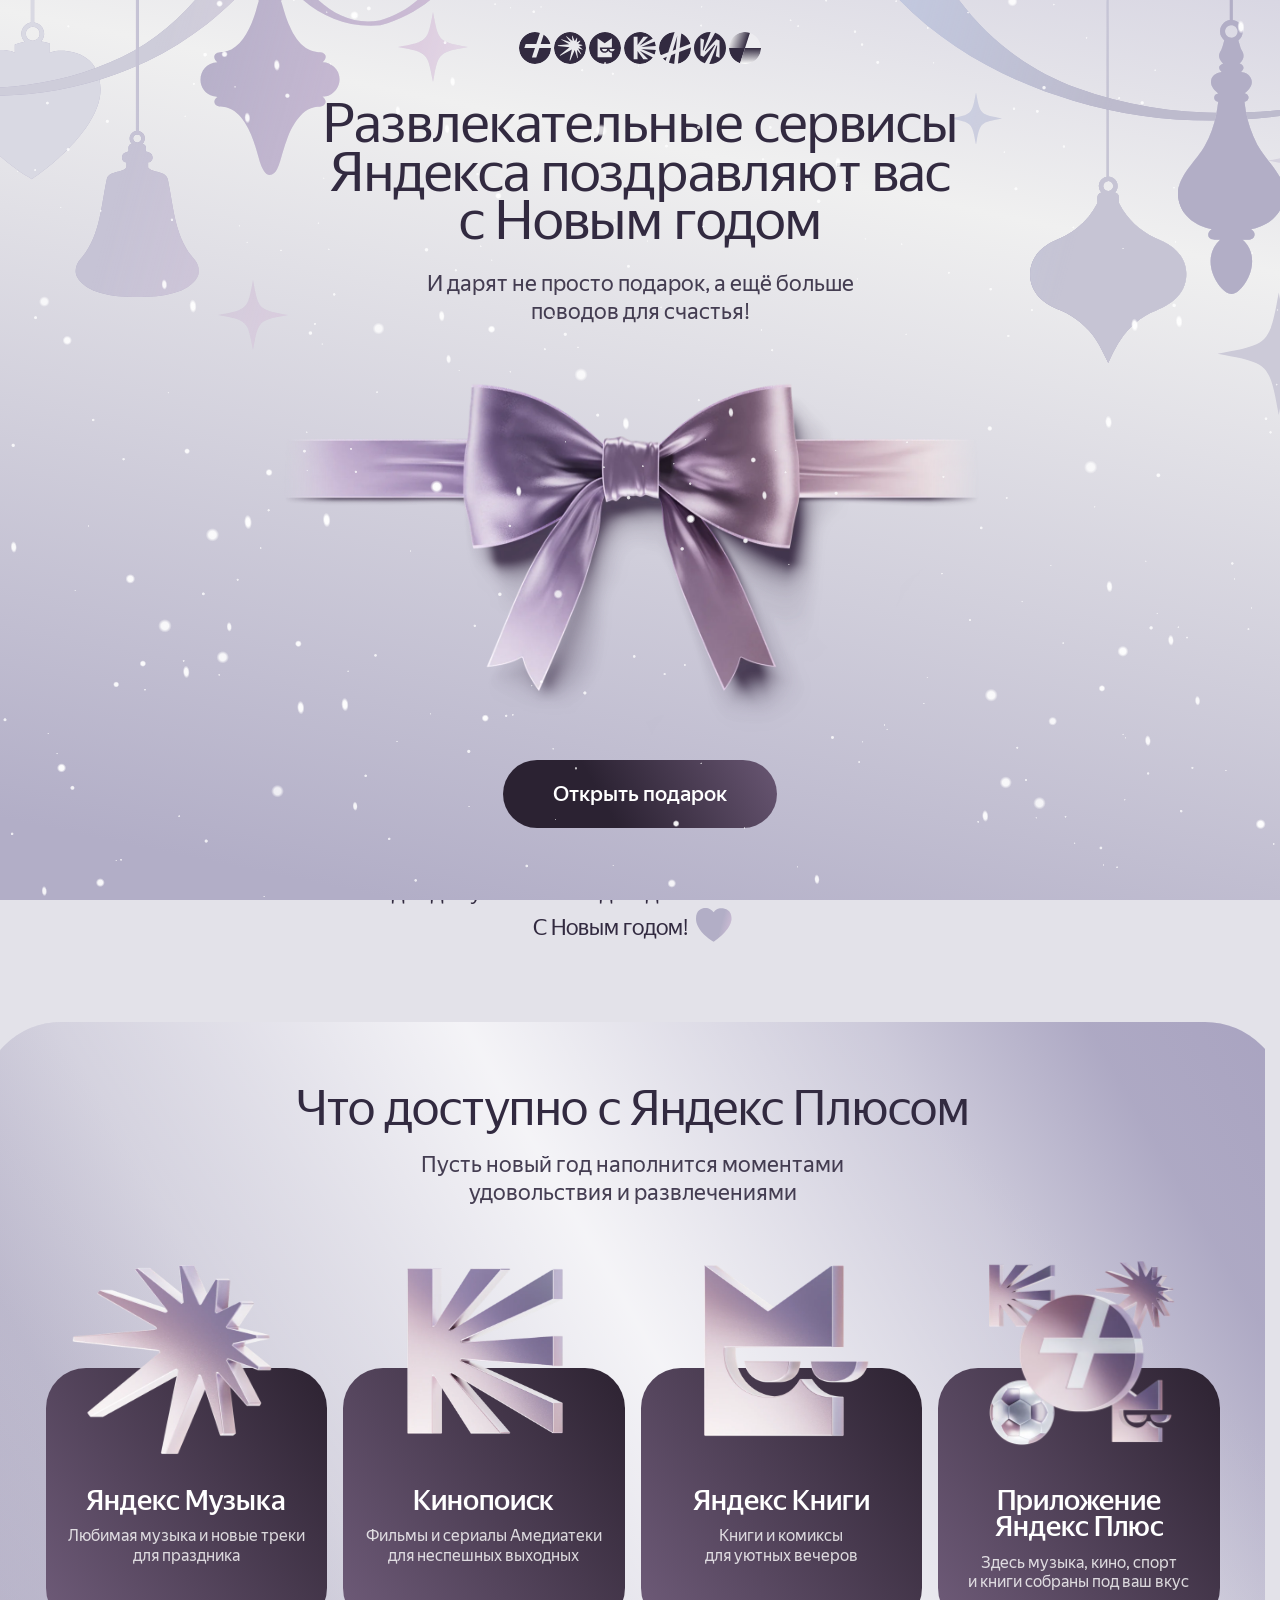
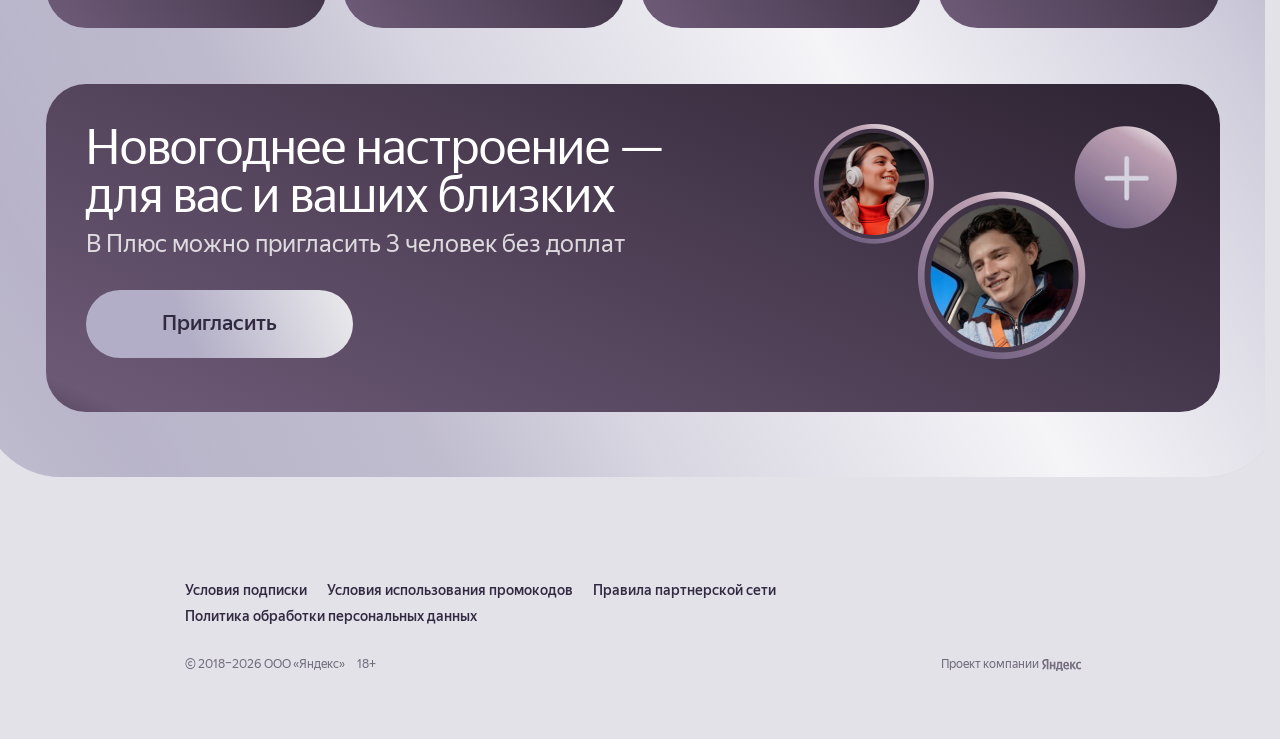
<file: index.html>
<!doctype html>
<html lang="ru">
<head>
  <meta charset="utf-8">

  <meta name="viewport" content="width=device-width, initial-scale=1, viewport-fit=cover">
  <meta name="theme-color" content="#edecf2">
  <title>Будьте в Плюсе! — Яндекс Плюс</title>
  <!-- Шрифты первого экрана — заранее, чтобы текст не перерисовывался -->
  <link rel="preload" href="fonts/YS%20Display-Regular.woff2" as="font" type="font/woff2" crossorigin>
  <link rel="preload" href="fonts/YS%20Text-Regular.woff2" as="font" type="font/woff2" crossorigin>
  <link rel="preload" href="fonts/YS%20Text-Medium.woff2" as="font" type="font/woff2" crossorigin>
  <link rel="stylesheet" href="styles.css?v=245">
</head>
<body class="is-locked">

  <!-- ===== Прелоудер: ждём картинку банта и шрифты ===== -->
  <div class="preloader" id="preloader" role="progressbar" aria-label="Загрузка" aria-valuemin="0" aria-valuemax="100" aria-valuenow="0">
    <div class="preloader__bar"><div class="preloader__fill" id="preloader-fill"></div></div>
  </div>

  <!-- ===== Стартовый экран с бантом ===== -->
  <section class="intro" id="intro" aria-label="Подарок">
    <!-- Гирлянды с игрушками и звёздочки сверху (макет 993-16831, на телефоне — 993-20188) — та же картинка и высота, что на экране с карточкой -->
    <picture class="bells-pic"><source media="(max-width: 600px)" srcset="assets/bells/garland-mobile.svg?v=2"><img class="bells bells--intro" src="assets/bells/garland.svg?v=3" alt="" aria-hidden="true"></picture>
    <span class="bells bells--intro bells-shine" aria-hidden="true"></span>
    <div class="intro__stage">
      <img class="intro__logo" src="assets/light/services-icons.svg?v=1" alt="Сервисы Яндекса">
      <h1 class="intro__title">Развлекательные сервисы Яндекса поздравляют вас с&nbsp;Новым годом</h1>
      <p class="intro__text">И дарят не просто подарок, а&nbsp;ещё больше поводов для счастья!</p>

      <!-- Атласный бант (макет 956-3935, картинка 1564×884 с прозрачностью); по клику растворяется с лёгким увеличением -->
      <div class="intro__bow" aria-hidden="true">
        <img class="bow" src="assets/bells/bow-2.webp" alt="" fetchpriority="high">
      </div>

      <button class="btn btn--dark intro__btn" id="open-gift" type="button">Открыть подарок</button>
    </div>
  </section>

  <!-- Прелоудер прячем, как только готовы бант и шрифты, не дожидаясь скриптов -->
  <script>
    (function () {
      var done = false, img = document.querySelector('.intro .bow');
      var hide = function () {
        if (done) return;
        done = true;
        document.getElementById('preloader-fill').style.transform = 'scaleX(1)';
        setTimeout(function () { document.getElementById('preloader').classList.add('is-done'); }, 120);
      };
      Promise.all([img.decode().catch(function () {}), document.fonts ? document.fonts.ready : 0]).then(hide);
      setTimeout(hide, 6000); // на очень медленной сети не держим пользователя дольше
    })();
  </script>

  <!-- ===== Основная страница ===== -->
  <main class="page" id="page">
    <!-- Гирлянды с игрушками над первым экраном страницы (макет 993-16831) -->
    <picture class="bells-pic"><source media="(max-width: 600px)" srcset="assets/bells/garland-mobile.svg?v=2"><img class="bells bells--page" src="assets/bells/garland.svg?v=3" alt="" aria-hidden="true"></picture>
    <span class="bells bells--page bells-shine" aria-hidden="true"></span>
    <section class="hero gift">
      <header class="logo"><img src="assets/light/services-icons.svg?v=1" alt="Сервисы Яндекса" width="242" height="32"></header>

      <div class="gift__head">
        <h1 class="h-display gift__title">Рады быть <br>с&nbsp;вами в&nbsp;новом году!</h1>
      </div>

      <div class="card-scene" id="card-scene">
        <div class="card3d" id="card3d" aria-label="Подарочная карта Яндекс Плюс на 12 месяцев" role="img"></div>
        <div class="gift-card" id="gift-card">
          <div class="gift-card__pattern"></div>
          <img class="gift-card__art" src="assets/card3d/card.svg?v=21" alt="">
          <div class="gift-card__glare"></div>
        </div>
      </div>

      <div class="promo">
        <div class="promo__info">
          <p class="promo__label">Промокод</p>
          <button class="promo__code" id="promo-code" type="button" title="Скопировать">
            <span>A1B2C3D4E5F6</span><img src="assets/light/copy.svg?v=2" alt="" width="24" height="24">
          </button>
        </div>
        <a class="btn btn--dark" href="https://plus.yandex.ru/" target="_blank" rel="noopener">Забрать подарок</a>
      </div>
    </section>

    <!-- Поздравление (макет 1065-34153) -->
    <section class="wishes">
      <p class="wishes__text">Желаем, чтобы все ваши мечты начали сбываться! <br class="wishes__br">Пусть рядом будут любимые люди, впереди ждут счастливые события, <br class="wishes__br">а&nbsp;поводов для улыбки с&nbsp;каждым днём становится всё больше. <br>С&nbsp;Новым годом!<span class="wishes__heart"><img src="assets/cards/heart.svg" alt="" width="34" height="32"><span class="heart-shine" aria-hidden="true"></span></span></p>
    </section>

    <section class="block">
      <div class="block__head">
        <h2 class="h-display block__title">Что доступно с&nbsp;Яндекс&nbsp;Плюсом</h2>
        <p class="lead">Пусть новый год наполнится моментами удовольствия и&nbsp;развлечениями</p>
      </div>

      <div class="services">
        <article class="service service--music">
          <div class="service__art"><img src="assets/v4/music.webp" alt="" loading="lazy" decoding="async"></div>
          <div class="service__text">
            <h3>Яндекс Музыка</h3>
            <p>Любимая музыка и&nbsp;новые треки для&nbsp;праздника</p>
          </div>
        </article>
        <article class="service service--kp">
          <div class="service__art"><img src="assets/v4/kp.webp" alt="" loading="lazy" decoding="async"></div>
          <div class="service__text">
            <h3>Кинопоиск</h3>
            <p>Фильмы и сериалы Амедиатеки для неспешных выходных</p>
          </div>
        </article>
        <article class="service service--books">
          <div class="service__art"><img src="assets/v4/books.webp" alt="" loading="lazy" decoding="async"></div>
          <div class="service__text">
            <h3>Яндекс Книги</h3>
            <p>Книги и&nbsp;комиксы <br>для уютных вечеров</p>
          </div>
        </article>
        <article class="service service--app">
          <div class="service__art"><img src="assets/cards/app-2.webp" alt="" loading="lazy" decoding="async"></div>
          <div class="service__text">
            <h3>Приложение Яндекс Плюс</h3>
            <p>Здесь музыка, кино, спорт и&nbsp;книги собраны под ваш вкус</p>
          </div>
        </article>
      </div>

      <!-- Приглашение (макет 1065-34155): тёмная карточка во всю ширину, справа аватары и плюс -->
      <div class="invite">
        <div class="invite__text">
          <h3>Новогоднее настроение — <br>для вас и&nbsp;ваших близких</h3>
          <p>В&nbsp;Плюс можно пригласить 3&nbsp;человек без доплат</p>
          <a class="btn btn--light" href="https://plus.yandex.ru/" target="_blank" rel="noopener">Пригласить</a>
        </div>
        <img class="invite__art" src="assets/cards/invite-2.webp" alt="" width="379" height="248" loading="lazy" decoding="async">
      </div>
    </section>

    <footer class="footer">
      <nav class="footer__links">
        <a href="#">Условия подписки</a>
        <a href="#">Условия использования промокодов</a>
        <a href="#">Правила партнерской сети</a>
        <a href="#">Политика обработки персональных данных</a>
      </nav>
      <div class="footer__bottom">
        <p class="footer__copy"><span>© 2018–2026 ООО «Яндекс»</span><span>18+</span></p>
        <p class="footer__mark">Проект компании <img src="assets/light/yandex.svg?v=2" alt="Яндекс" width="39" height="11" loading="lazy" decoding="async"></p>
      </div>
    </footer>
  </main>

  <!-- Падающий снег поверх всего (рисуется в canvas, src/snow.js) -->
  <canvas class="snow" id="snow" aria-hidden="true"></canvas>

  <div class="toast" id="toast" role="status">Промокод скопирован</div>

  <script src="script.js?v=213"></script>
  <script src="src/snow.js?v=7" defer></script>
  <script type="module" src="src/card3d.min.js?v=37" fetchpriority="low"></script>
</body>
</html>
</file>
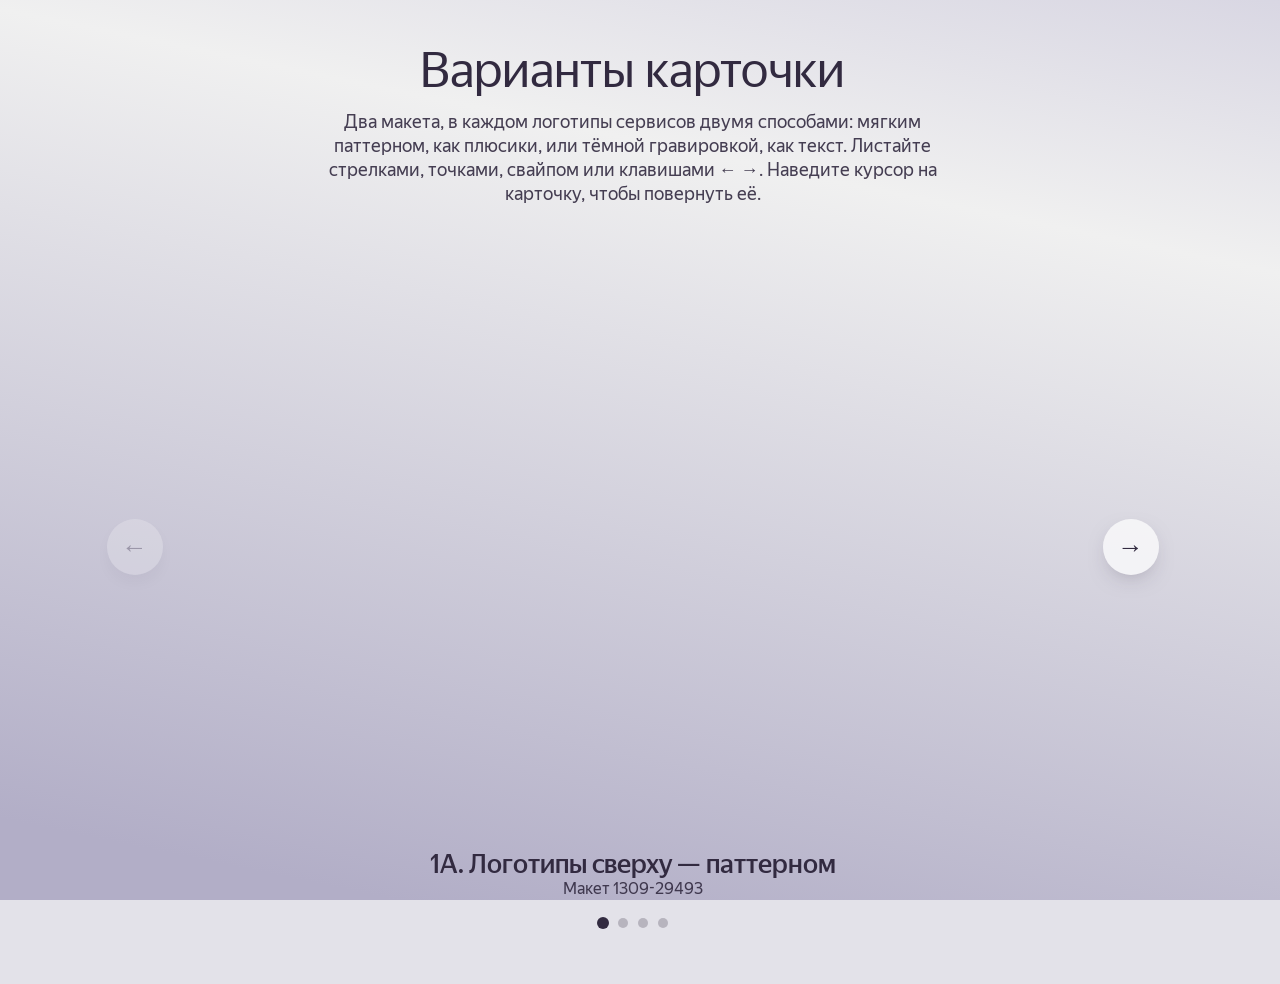
<file: cards.html>
<!doctype html>
<html lang="ru">
<head>
  <meta charset="utf-8">
  <meta name="viewport" content="width=device-width, initial-scale=1, viewport-fit=cover">
  <meta name="robots" content="noindex">
  <title>Варианты карточки — Яндекс Плюс</title>
  <link rel="stylesheet" href="styles.css?v=240">
  <style>
    /* Страница сравнения: слайдер — одна большая 3D-карта, стрелки, точки, свайп и клавиши ← → */
    .lab { position: relative; z-index: 1; max-width: 1100px; margin: 0 auto; padding: 48px 24px 56px; text-align: center; }
    .lab h1 { font-family: var(--display); font-weight: 400; font-size: 48px; line-height: .95; color: var(--ink); }
    .lab__lead { margin: 16px auto 0; max-width: 640px; font-size: 18px; line-height: 1.35; color: var(--ink-soft); }
    .lab__slider { position: relative; margin-top: 24px; }
    .lab__viewport { overflow: hidden; touch-action: pan-y; }
    .lab__track { display: flex; transition: transform .55s cubic-bezier(.2, .8, .2, 1); }
    .lab__track.is-dragging { transition: none; }
    .lab-card { flex: 0 0 100%; display: flex; flex-direction: column; align-items: center; gap: 4px; margin: 0; }
    .lab-card__canvas { position: relative; width: min(100%, 860px); aspect-ratio: 1.4 / 1; opacity: 0; transition: opacity .6s ease; }
    .lab-card.is-ready .lab-card__canvas { opacity: 1; }
    .lab-card__canvas canvas { position: absolute; inset: 0; width: 100% !important; height: 100% !important; }
    .lab-card__name { font-family: var(--display); font-weight: 500; font-size: 26px; color: var(--ink); }
    .lab-card__note { font-size: 16px; color: var(--ink-soft); }
    .lab__arrow { position: absolute; z-index: 2; /* поверх слайдов — иначе клик уходил в карточку */ top: calc(50% - 60px); width: 56px; height: 56px; border-radius: 50%; display: grid; place-items: center;
      background: rgba(255, 255, 255, .7); box-shadow: 0 8px 24px -12px rgba(50, 42, 64, .5); color: var(--ink); font-size: 26px; line-height: 1; transition: background .2s, opacity .2s; }
    .lab__arrow:hover { background: #fff; }
    .lab__arrow:disabled { opacity: .3; cursor: default; }
    .lab__arrow--prev { left: 0; }
    .lab__arrow--next { right: 0; }
    .lab__dots { display: flex; justify-content: center; gap: 10px; margin-top: 20px; }
    .lab__dot { width: 10px; height: 10px; border-radius: 50%; background: rgba(50, 42, 64, .25); transition: background .2s, transform .2s; }
    .lab__dot.is-active { background: var(--ink); transform: scale(1.2); }
    @media (max-width: 760px) {
      .lab h1 { font-size: 32px; }
      .lab__arrow { width: 44px; height: 44px; font-size: 20px; top: calc(50% - 70px); }
      .lab-card__name { font-size: 20px; }
    }
  </style>
</head>
<body>
  <main class="lab">
    <h1>Варианты карточки</h1>
    <p class="lab__lead">Два макета, в каждом логотипы сервисов двумя способами: мягким паттерном, как плюсики, или тёмной гравировкой, как текст. Листайте стрелками, точками, свайпом или клавишами ← →. Наведите курсор на карточку, чтобы повернуть её.</p>
    <div class="lab__slider">
      <button class="lab__arrow lab__arrow--prev" type="button" aria-label="Предыдущий вариант">←</button>
      <button class="lab__arrow lab__arrow--next" type="button" aria-label="Следующий вариант">→</button>
      <div class="lab__viewport"><div class="lab__track">
      <!-- data-plus-y — центр знака плюса в подписи по высоте (координаты макета 526×326) -->
      <figure class="lab-card" data-variant="a-pattern" data-plus-y="299.65">
        <div class="lab-card__canvas"></div>
        <figcaption><p class="lab-card__name">1А. Логотипы сверху — паттерном</p><p class="lab-card__note">Макет 1309-29493</p></figcaption>
      </figure>
      <figure class="lab-card" data-variant="a-text" data-plus-y="299.65">
        <div class="lab-card__canvas"></div>
        <figcaption><p class="lab-card__name">1Б. Логотипы сверху — как текст</p><p class="lab-card__note">Макет 1309-29493, логотипы гравировкой</p></figcaption>
      </figure>
      <figure class="lab-card" data-variant="b-pattern" data-plus-y="28.35">
        <div class="lab-card__canvas"></div>
        <figcaption><p class="lab-card__name">2А. Подпись сверху — логотипы паттерном</p><p class="lab-card__note">Макет 1309-29833</p></figcaption>
      </figure>
      <figure class="lab-card" data-variant="b-text" data-plus-y="28.35">
        <div class="lab-card__canvas"></div>
        <figcaption><p class="lab-card__name">2Б. Подпись сверху — логотипы как текст</p><p class="lab-card__note">Макет 1309-29833, логотипы гравировкой</p></figcaption>
      </figure>
      </div></div>
      <div class="lab__dots" role="tablist"></div>
    </div>
  </main>
  <script type="module" src="src/cards-lab.min.js?v=3"></script>
</body>
</html>
</file>
<file: styles.css>
/* ---------- Шрифты ---------- */
@font-face { font-family: "YS Text"; src: local("YS Text Regular"), url("fonts/YS Text-Regular.woff2") format("woff2"); font-weight: 400; font-display: swap; }
@font-face { font-family: "YS Text"; src: local("YS Text Medium"), url("fonts/YS Text-Medium.woff2") format("woff2"); font-weight: 500; font-display: swap; }
@font-face { font-family: "YS Display"; src: local("YS Display Regular"), url("fonts/YS Display-Regular.woff2") format("woff2"); font-weight: 400; font-display: swap; }
@font-face { font-family: "YS Display"; src: local("YS Display Medium"), url("fonts/YS Display-Medium.woff2") format("woff2"); font-weight: 500; font-display: swap; }

/* ---------- Токены ---------- */
:root {
  --ink: #322a40;                      /* основной текст */
  --ink-soft: rgba(50, 42, 64, .9);    /* подзаголовки */
  --ink-card: #322a40;                 /* текст в карточках сервисов — как основной */
  /* Фон растянут на экран и прилеплен к нему (как в макете первого экрана) */
  /* Фон из макета 980-9046: лавандовый правый верх, светлая полоса, лавандовый низ. Градиент в координатах макета 1440×902,
     растянутых на экран (SVG с preserveAspectRatio=none), — совпадает с макетом на любых пропорциях */
  --backdrop-gradient: url("data:image/svg+xml,%3Csvg xmlns='http://www.w3.org/2000/svg' viewBox='0 0 1440 902' preserveAspectRatio='none'%3E%3ClinearGradient id='g' gradientUnits='userSpaceOnUse' x1='1440' y1='-19' x2='1243.65' y2='1048.92'%3E%3Cstop offset='0' stop-color='%23d7d5e2'/%3E%3Cstop offset='.265' stop-color='%23f0f0f0'/%3E%3Cstop offset='1' stop-color='%23b2aec7'/%3E%3C/linearGradient%3E%3Crect width='1440' height='902' fill='url(%23g)'/%3E%3C/svg%3E") 0 0 / 100% 100% no-repeat;
  --backdrop: var(--backdrop-gradient), #e6e5ec;
  --btn-dark: linear-gradient(240.7deg, #2b2232 2.5%, #6c5976 43.4%, #2b2232 110.9%);
  --btn-light: linear-gradient(249.2deg, #b2aec7 .6%, #f0f0f0 45.5%, #b2aec7 113.2%);
  --text: "YS Text", "Helvetica Neue", Arial, sans-serif;
  --display: "YS Display", "YS Text", "Helvetica Neue", Arial, sans-serif;
}

*, *::before, *::after { box-sizing: border-box; }
html { -webkit-text-size-adjust: 100%; background: #e3e2e9; scrollbar-gutter: stable; }
body {
  margin: 0;
  color: var(--ink);
  font-family: var(--text);
  font-feature-settings: "lnum" 1, "pnum" 1;
  -webkit-font-smoothing: antialiased;
  overflow-x: hidden;
}
body.is-locked { overflow: hidden; height: 100vh; height: 100dvh; }
body::before {
  content: "";
  position: fixed;
  inset: 0;
  z-index: -1;
  background: var(--backdrop);
  pointer-events: none;
}
h1, h2, h3, p { margin: 0; font-weight: inherit; }
img { display: block; max-width: none; }
a { color: inherit; text-decoration: none; }
button { font: inherit; color: inherit; background: none; border: 0; padding: 0; cursor: pointer; }
/* Курсор-пальчик на всём, что реагирует на наведение */
a, button, .btn, .promo__code, .service, .card-scene, .footer__links a { cursor: pointer; }

/* ---------- Типографика ---------- */
.h-display { font-family: var(--display); font-weight: 400; font-size: 84px; line-height: .9; color: var(--ink); }
.lead { font-size: 24px; line-height: 28px; color: var(--ink-soft); }

/* ---------- Кнопки ---------- */
.btn {
  display: inline-flex;
  align-items: center;
  justify-content: center;
  width: 274px;
  height: 68px;
  padding: 8px;
  border-radius: 40px;
  font-family: var(--text);
  font-weight: 500;
  font-size: 21px;
  line-height: 1;
  white-space: nowrap;
  transition: transform .2s ease, box-shadow .2s ease, filter .2s ease;
}
/* Цвет блика рефлекса — плавно ярче при наведении */
@property --hl { syntax: "<color>"; inherits: false; initial-value: #6c5976; }
.btn--dark {
  /* Рефлекс: светлая полоса из макета плавно ходит вдоль кнопки туда и обратно */
  --hl: #6c5976;
  background: linear-gradient(240.7deg, #2b2232 18%, var(--hl) 50%, #2b2232 82%) 0 0 / 220% 100%;
  color: #fff;
  transition: transform .2s ease, box-shadow .2s ease, filter .2s ease, --hl .35s ease;
  animation: btn-reflex 4.5s ease-in-out infinite alternate;
}
@keyframes btn-reflex {
  from { background-position: 100% 0; }
  to   { background-position: 0% 0; }
}
.btn--light {
  /* Тот же рефлекс, что у тёмных кнопок: светлая полоса из макета ходит вдоль кнопки */
  --hl: #f0f0f0;
  background: linear-gradient(249.2deg, #b2aec7 18%, var(--hl) 50%, #b2aec7 82%) 0 0 / 220% 100%;
  color: var(--ink);
  transition: transform .2s ease, box-shadow .2s ease, filter .2s ease, --hl .35s ease;
  width: 267px;
  box-shadow: 0 24px 32px -30px rgba(131, 125, 157, 0); /* тень из макета — только при наведении */
  animation: btn-reflex 4.5s ease-in-out infinite alternate;
}
.btn:hover { transform: translateY(-1px); box-shadow: 0 12px 28px -12px rgba(27, 19, 30, .55); }
.btn--dark:hover { --hl: #a58fb6; }   /* блик ярче */
.btn--light:hover { --hl: #ffffff; }
/* Светлая кнопка: своя тень из макета (правило ниже общего, чтобы его перекрыть) */
.btn--light:hover { box-shadow: 0 24px 32px -30px rgba(131, 125, 157, .8); }
.btn:active { transform: translateY(0) scale(.98); }
.btn:focus-visible, .promo__code:focus-visible { outline: 3px solid #8341ef; outline-offset: 3px; }

/* =========================================================
   Стартовый экран (макет 1440×902)
   ========================================================= */
.intro {
  position: fixed;
  inset: 0;
  z-index: 10;
  overflow: hidden;
}
.intro::before {
  content: "";
  position: absolute;
  inset: 0;
  background: var(--backdrop);
  transition: opacity .5s ease;
}
.intro__stage {
  position: relative;
  display: flex;
  flex-direction: column;
  align-items: center;
  height: 100%;
  padding: 32px 0 max(72px, env(safe-area-inset-bottom));
  text-align: center;
}
.intro__logo { width: 242px; height: 32px; flex: none; } /* ряд иконок сервисов (макет «Финал») */
.intro__title { margin-top: 36px; width: 752px; font-family: var(--display); font-size: 54px; line-height: .9; color: var(--ink); } /* макет «Финал» 1170-10385, на 12 % крупнее */
.intro__text { margin-top: 24px; max-width: 508px; font-size: 22px; line-height: 1.3; color: var(--ink-soft); }
.intro__btn { flex: none; position: relative; z-index: 1; } /* поверх банта: увеличенная картинка банта (с прозрачными полями) заходит на кнопку */
/* Бант: место между текстом и кнопкой; масштаб --bs считает script.js (на низких и узких экранах меньше) */
.intro__bow { --bs: 1; position: relative; flex: 1 1 auto; width: 100%; min-height: 140px; }
.bow {
  position: absolute;
  left: 50%;
  top: 50%;
  width: 782px;
  height: 442px;
  max-width: none;
  /* видимая часть банта в картинке выше центра на 14 px и правее на 9.5 px — сдвигаем: зазоры сверху и снизу равны, петли по центру */
  translate: calc(-50% - 9.5px * var(--bs)) calc(-50% + 14px * var(--bs));
  scale: var(--bs);
  pointer-events: none; /* бант — картинка, клики проходят к кнопке */
  transition: opacity .6s ease, transform .7s cubic-bezier(.3, 0, .2, 1);
}
/* По клику бант растворяется с лёгким увеличением */
.is-opening .bow { opacity: 0; transform: scale(1.12); }

/* Силуэты гирлянды с колокольчиками (макет: 1440 × 275 сверху экрана). На широких экранах растягиваются по ширине,
   на узких — чуть уменьшены и по центру, чтобы колокольчики оставались видны */
.bells {
  position: absolute;
  top: 0;
  left: 50%;
  width: max(100%, 1440px);
  height: auto;
  max-width: none;
  translate: -50% 0;
  pointer-events: none;
}
.bells--intro { z-index: 0; transition: opacity .5s ease; }
.is-revealed .bells--intro { opacity: 0; } /* на странице те же колокольчики (.bells--page) — переход незаметен */
.intro__stage { z-index: 1; }
.page { position: relative; }
.bells--page { z-index: 0; }
.page > :not(.bells) { position: relative; z-index: 1; }
.bells-pic { display: contents; } /* <picture> только выбирает картинку: на телефоне — своя гирлянда (макет 993-20188) */
/* Перелив по гирляндам: поверх картинки тот же силуэт (маска), внутри по нему постоянно проходит мягкий
   светлый блик с лёгким перламутром — розоватый, белый, голубоватый. Двигается только transform блика */
.bells-shine {
  aspect-ratio: 1440 / 430;
  overflow: hidden;
  -webkit-mask: url("assets/bells/garland.svg?v=3") 0 0 / 100% 100% no-repeat;
  mask: url("assets/bells/garland.svg?v=3") 0 0 / 100% 100% no-repeat;
}
.bells-shine::before {
  content: "";
  position: absolute;
  top: 0;
  bottom: 0;
  left: 0;
  width: 300%;
  background: linear-gradient(105deg,
    rgba(255, 255, 255, 0) 38%,
    rgba(255, 214, 240, .35) 44%,
    rgba(255, 255, 255, .8) 48.5%,
    rgba(255, 255, 255, .85) 50%,
    rgba(205, 225, 255, .4) 54%,
    rgba(255, 255, 255, 0) 60%);
  animation: garland-shine 6s cubic-bezier(.45, .05, .55, .95) infinite;
  will-change: transform;
}
/* С мышью блик стоит под курсором (--sx — положение курсора по ширине гирлянды, 0…1, задаёт script.js) */
.shine-follow .bells-shine::before { animation: none; transform: translateX(calc((var(--sx, .5) - 1.5) * 33.333%)); }
/* Сердечко: полоса шире (25–75 % слоя = 1,5 ширины сердечка), поэтому пробег длиннее — в начале и в конце цикла
   блик целиком за краями сердечка, перезапуск незаметен */
@keyframes heart-shine {
  from { transform: translateX(-76%); }
  to   { transform: translateX(9%); }
}
@keyframes garland-shine {
  from { transform: translateX(-66.667%); }
  to   { transform: translateX(0); }
}


/* Прелоудер: фон страницы и тонкая полоса прогресса; исчезает, когда кадры загружены */
.preloader {
  position: fixed;
  inset: 0;
  z-index: 40;
  display: flex;
  align-items: center;
  justify-content: center;
  background: var(--backdrop);
  transition: opacity .5s ease, visibility .5s;
}
.preloader.is-done { opacity: 0; visibility: hidden; pointer-events: none; } /* не перехватывает клики, пока гаснет */
.preloader__bar { width: 160px; height: 3px; border-radius: 2px; background: color-mix(in srgb, var(--ink) 15%, transparent); overflow: hidden; }
.preloader__fill { width: 100%; height: 100%; border-radius: inherit; background: var(--ink); transform: scaleX(0); transform-origin: 0 50%; transition: transform .25s ease; }

.intro__logo, .intro__title, .intro__text, .intro__btn { transition: opacity .35s ease, transform .5s ease; }

/* Открытие: логотип остаётся, текст, кнопка и бант уходят (is-opening);
   затем первый экран скрывается и появляется страница с карточкой (is-revealed) */
.is-opening .intro { pointer-events: none; }
/* Текст первого экрана гаснет сразу по нажатию, вместе с бантом — к появлению страницы его уже нет
   (иначе в Safari, где анимации запаздывают, подзаголовок на миг ложился поверх карточки) */
.is-opening .intro__title,
.is-opening .intro__text { opacity: 0; transition-duration: .3s; }
.is-opening .intro__btn { opacity: 0; transform: translateY(16px) scale(.96); }
.is-revealed .intro::before { opacity: 0; }
/* Когда появляется страница, слой первого экрана скрываем целиком и сразу: под ним тот же фон и та же гирлянда,
   а второй ряд иконок (логотип интро) больше не накладывается на иконки страницы */
.is-revealed .intro { visibility: hidden; }

/* =========================================================
   Основная страница (макет 1440)
   ========================================================= */
.page {
  display: flex;
  flex-direction: column;
  align-items: center;
  min-height: 100vh;
  overflow-x: hidden;
  overflow-x: clip;
}
.hero { display: flex; flex-direction: column; align-items: center; text-align: center; }

/* ----- Первый экран ----- */
.gift { padding: 32px 0 64px; }
.logo img { width: 242px; height: 32px; }
.gift__head { display: flex; flex-direction: column; align-items: center; gap: 24px; width: 768px; margin-top: 36px; } /* макет 906-14716: заголовок 768 px, без подзаголовка */
.gift__title { font-size: 54px; } /* макет «Финал» 1170-10550 */

/* ----- 3D-карточка ----- */
.card-scene {
  --cw: 525px;
  position: relative;
  width: var(--cw);
  margin-top: 36px; /* макет 1065-34884: 36 px от заголовка */
  perspective: 1100px;
  touch-action: none;
  -webkit-user-select: none;
  user-select: none;
  -webkit-touch-callout: none;
}
.card3d {
  position: absolute;
  left: 50%;
  top: 50%;
  width: 140%;
  height: 160%;
  transform: translate(-50%, -50%);
  z-index: 2;
  pointer-events: none; /* касания ловит сама .card-scene размером с карточку */
}
.card3d canvas { display: block; width: 100%; height: 100%; }
.card-scene.has-3d .gift-card { visibility: hidden; animation: none; }
.card-scene.has-3d::after {
  content: "";
  position: absolute;
  left: 6%;
  right: 4%;
  bottom: -16%;
  height: 32%;
  border-radius: 50%;
  /* Мягкая тень: светлее и сильнее размыта */
  background: radial-gradient(closest-side, rgba(72, 61, 93, .2), rgba(72, 61, 93, 0));
  filter: blur(var(--sh-blur, 24px));
  opacity: var(--sh-o, 1);
  /* Положение, размер и плотность задаёт src/card3d.js по текущему повороту карточки */
  transform: translate(var(--sh-x, 0px), var(--sh-y, 0px)) rotate(var(--sh-r, 0deg)) scale(var(--sh-sx, 1), var(--sh-sy, 1));
  z-index: 0;
}

/* Запасная карточка без WebGL */
.gift-card {
  --rx: 0deg;
  --ry: 0deg;
  --gx: 50%;
  --gy: 30%;
  position: relative;
  width: var(--cw);
  aspect-ratio: 343 / 213;
  font-size: calc(var(--cw) / 540);
  border-radius: 37.77em;
  overflow: hidden;
  background: linear-gradient(135deg, #c9cbee 0%, #f6f2fa 35%, #efd6ea 65%, #c6c0dc 100%);
  box-shadow: 0 40em 80em -30em rgba(72, 61, 93, .5);
  transform: rotateX(var(--rx)) rotateY(var(--ry));
  transform-style: preserve-3d;
  transition: transform .5s cubic-bezier(.2, .8, .2, 1);
  will-change: transform;
}
.gift-card.is-tracking { transition: transform .08s linear; }
.gift-card__pattern { position: absolute; inset: 0; background: url("assets/card3d/pattern.svg?v=21") 0 0 / 100% 100% no-repeat; opacity: .35; }
/* Графика карточки («12 месяцев» и ряд сервисов) — тот же card.svg, что у 3D: белое красим в цвет надписей */
.gift-card__art { position: absolute; inset: 0; width: 100%; height: 100%; filter: brightness(0) invert(9%) sepia(20%) saturate(2000%) hue-rotate(240deg); mix-blend-mode: multiply; }
.gift-card__glare {
  position: absolute;
  inset: 0;
  background: radial-gradient(circle at var(--gx) var(--gy), rgba(255, 255, 255, .45), rgba(255, 255, 255, 0) 55%);
  mix-blend-mode: soft-light;
  opacity: 0;
  transition: opacity .4s ease;
  pointer-events: none;
}
.gift-card.is-tracking .gift-card__glare,
.gift-card.is-idle .gift-card__glare { opacity: 1; }
.gift-card.is-idle { animation: card-float 6s ease-in-out infinite; }
@keyframes card-float {
  0%, 100% { transform: rotateX(8deg) rotateY(-10deg) rotateZ(-3deg); }
  50%      { transform: rotateX(-4deg) rotateY(8deg) rotateZ(-1deg) translateY(-6px); }
}

/* Появление после развязывания банта */
.page .gift__head, .page .card-scene, .page .promo { opacity: 0; }
.is-revealed .page .gift__head { animation: fade-in .4s ease forwards; } /* та же длительность, что у растворения старого текста */
.is-revealed .page .card-scene { animation: card-in 1.1s cubic-bezier(.2, .9, .25, 1.05) forwards; } /* вместе с новым текстом */
.is-revealed .page .promo { animation: rise .8s cubic-bezier(.2, .8, .2, 1) .35s forwards; }
@keyframes fade-in { from { opacity: 0; } to { opacity: 1; } }
@keyframes rise { from { opacity: 0; transform: translateY(24px); } to { opacity: 1; transform: none; } }
@keyframes card-in {
  from { opacity: 0; transform: translateY(80px) scale(.6) rotateX(50deg) rotateZ(-12deg); }
  to   { opacity: 1; transform: none; }
}

/* ----- Промокод ----- */
.promo { display: flex; flex-direction: column; align-items: center; gap: 16px; width: 406px; margin-top: 36px; position: relative; z-index: 3; }
.promo__info { display: flex; flex-direction: column; align-items: center; gap: 8px; width: 100%; }
.promo__label { font-size: 21.3px; line-height: 24.84px; color: var(--ink-soft); }
.promo__code { display: inline-flex; align-items: center; gap: 8px; height: 30px; font-weight: 500; font-size: 24px; line-height: 1.25; letter-spacing: -.18px; color: var(--ink); border-radius: 8px; }
.promo__code img { width: 24px; height: 24px; transition: opacity .2s ease; }
.promo__code:hover img { opacity: .6; }

/* ----- Большой светлый блок: сервисы + две карточки с фото (макет 902-13280, 1304×1440) ----- */
.block {
  position: relative;
  width: 1304px;
  margin-top: 80px;
  padding: 65px 0;
  border-radius: 80px;
  overflow: hidden;
  /* Перелив по скроллу и курсору: градиент из макета сдвигается (--mx/--my), блики — в ::before; всё двигает script.js */
  --cx: .5;
  --cy: .5;
  --mx: .3;
  --my: .3;
  background: url("data:image/svg+xml,%3Csvg xmlns='http://www.w3.org/2000/svg' viewBox='0 0 1 1' preserveAspectRatio='none'%3E%3ClinearGradient id='g' x1='1.017' y1='-0.125' x2='-0.215' y2='0.838'%3E%3Cstop offset='0' stop-color='%23b2aec7'/%3E%3Cstop offset='0.36' stop-color='%23b2aec7'/%3E%3Cstop offset='1' stop-color='%23d9d8de'/%3E%3C/linearGradient%3E%3Crect width='1' height='1' fill='url(%23g)'/%3E%3C/svg%3E") calc(var(--mx) * 100%) calc(var(--my) * 100%) / 160% 160% no-repeat, #c4c1d3;
  text-align: center;
}
.block__head { display: flex; flex-direction: column; align-items: center; gap: 20px; }
.block__title { font-size: 48px; } /* макет «Финал»: заголовок в одну строку */
.block__head .lead { max-width: 548px; font-size: 22px; line-height: 1.3; }
/* Несколько диагональных бликов, едут справа налево по мере скролла; между ними лёгкая сиреневая тень —
   на светлом фоне иначе не видно. Слой шире блока, сдвиг --rx в пикселях задаёт script.js */
.block::before {
  content: "";
  position: absolute;
  top: 0;
  bottom: 0;
  /* слой с запасом по бокам: блики сдвигаются и от скролла (до 2400 px), и от курсора (±375 px).
     Запас и в процентах, и в пикселях: на узком блоке (телефон) одних процентов мало — край слоя заезжал в кадр */
  left: min(-200%, -1600px);
  width: max(600%, calc(100% + 5200px));
  /* Широкие яркие блики (светлая часть ~900 px) с сиреневой тенью между ними; период 1600 px */
  background: repeating-linear-gradient(240deg,
    rgba(140, 130, 172, .3) 0, rgba(140, 130, 172, .12) 260px,
    rgba(255, 255, 255, .35) 450px,
    rgba(255, 255, 255, .85) 800px,
    rgba(255, 255, 255, .35) 1150px,
    rgba(140, 130, 172, .12) 1340px, rgba(140, 130, 172, .3) 1600px);
  transform: translateX(var(--rx, 0px));
  pointer-events: none;
  z-index: 0;
}
.block__head, .services, .invite { position: relative; z-index: 1; }

.services { display: flex; justify-content: center; gap: 16px; margin-top: 160px; }
/* Тёмные карточки сервисов 281.5×260 (макет 1065-34155): сверху выступает иконка, текст с отступом 120 от верха */
.service {
  position: relative;
  flex: none;
  display: flex;
  flex-direction: column;
  align-items: center;
  width: 281.5px;
  height: 260px;
  padding: 120px 20px 0;
  border-radius: 40px;
  background: url("data:image/svg+xml,%3Csvg xmlns='http://www.w3.org/2000/svg' viewBox='0 0 1 1' preserveAspectRatio='none'%3E%3ClinearGradient id='g' x1='1.172' y1='-0.402' x2='-0.472' y2='0.648'%3E%3Cstop offset='0' stop-color='%231b131e'/%3E%3Cstop offset='0.862' stop-color='%236c5976'/%3E%3Cstop offset='1' stop-color='%231b131e'/%3E%3C/linearGradient%3E%3Crect width='1' height='1' fill='url(%23g)'/%3E%3C/svg%3E") 0 0 / 100% 100% no-repeat, #3a2f41;
  /* Светлая тень из макета появляется только при наведении */
  box-shadow: 0 54px 72px -30px rgba(167, 162, 188, 0);
  transition: box-shadow .35s ease;
}
.service:hover { box-shadow: 0 54px 72px -30px rgba(167, 162, 188, .43); }
/* Иконки сервисов выступают над карточкой: рамка 280×200 на 111 px выше её верха */
.service__art { position: absolute; left: .8px; top: -111.4px; width: 280px; height: 200px; pointer-events: none; }
.service__art img { position: absolute; }
.service--music .service__art img { left: -1.7px; top: -22.2px; width: 260.8px; height: 237.9px; }
.service--kp .service__art img    { left: 34.9px; top: -9.9px; width: 203.5px; height: 208.3px; }
.service--books .service__art img { left: 20.8px; top: -14px; width: 237.9px; height: 215.9px; }
.service--app .service__art img   { left: 38.6px; top: -7.2px; width: 211.1px; height: 206.2px; }
.service__text { position: relative; display: flex; flex-direction: column; gap: 12px; width: 100%; }
.service h3 { font-family: var(--display); font-weight: 500; font-size: 28px; line-height: .95; color: #fff; }
.service p { font-size: 16px; line-height: 1.2; color: rgba(255, 255, 255, .8); }

/* Приглашение (макет 1065-34155): тёмная карточка 1174×328, слева текст и светлая кнопка, справа аватары */
.invite {
  display: flex;
  justify-content: space-between;
  align-items: flex-start;
  width: 1174px;
  height: 328px;
  margin: 56px auto 0;
  padding: 40px;
  border-radius: 40px;
  background: url("data:image/svg+xml,%3Csvg xmlns='http://www.w3.org/2000/svg' viewBox='0 0 1 1' preserveAspectRatio='none'%3E%3ClinearGradient id='g' x1='1.172' y1='-0.402' x2='-0.472' y2='0.648'%3E%3Cstop offset='0' stop-color='%231b131e'/%3E%3Cstop offset='0.862' stop-color='%236c5976'/%3E%3Cstop offset='1' stop-color='%231b131e'/%3E%3C/linearGradient%3E%3Crect width='1' height='1' fill='url(%23g)'/%3E%3C/svg%3E") 0 0 / 100% 100% no-repeat, #3a2f41;
  text-align: left;
}
.invite__text { display: flex; flex-direction: column; align-items: flex-start; gap: 12px; width: 673px; }
.invite h3 { font-family: var(--display); font-weight: 400; font-size: 48px; line-height: 1; color: #fff; }
.invite p { font-size: 24px; line-height: 25.78px; color: rgba(255, 255, 255, .8); }
.invite .btn { margin-top: 20px; }
.invite__art { flex: none; width: 378.7px; height: 248px; }

/* Поздравление (макет 1065-34153): между первым экраном и блоком, по 80 px до и после */
.wishes { position: relative; z-index: 1; margin-top: 16px; padding: 0 80px; text-align: center; }
.wishes__text { max-width: 722px; margin: 0 auto; font-family: var(--display); font-size: 22px; line-height: 1.3; color: var(--ink); }
.wishes__heart { display: inline-block; width: 36px; height: 34px; margin-left: 8px; vertical-align: -7px; } /* в 1,5 раза крупнее макета */
.wishes__heart { position: relative; }
.wishes__heart img { display: block; width: 100%; height: 100%; }
/* Блеск на сердечке: светлая полоса по силуэту (маска) бесконечно проходит слева направо */
.heart-shine {
  position: absolute;
  inset: 0;
  overflow: hidden;
  -webkit-mask: url("assets/cards/heart.svg") 0 0 / 100% 100% no-repeat;
  mask: url("assets/cards/heart.svg") 0 0 / 100% 100% no-repeat;
}
.heart-shine::before {
  content: "";
  position: absolute;
  top: 0;
  bottom: 0;
  left: 0;
  width: 300%;
  /* широкая полоса с центром на 50 % (в 2,5 раза шире, чем у гирлянд) */
  background: linear-gradient(105deg,
    rgba(255, 255, 255, 0) 25%,
    rgba(255, 214, 240, .45) 37.5%,
    rgba(255, 255, 255, .95) 47.5%,
    rgba(255, 255, 255, .95) 52.5%,
    rgba(205, 225, 255, .5) 62.5%,
    rgba(255, 255, 255, 0) 75%);
  animation: heart-shine 3s linear infinite; /* бесконечно слева направо, не зависит от курсора */
  will-change: transform;
}

/* ----- Футер ----- */
.footer {
  display: flex;
  flex-direction: column;
  gap: 32px;
  width: 960px;
  margin-top: 80px;
  margin-bottom: 42px;
  padding: 24px 32px;
  color: var(--ink); /* в макете белый на тёмном низе страницы; у нас фон светлый — берём цвет текста */
  text-align: left;
}
.footer__links { display: flex; flex-wrap: wrap; gap: 8px 20px; font-weight: 500; font-size: 14px; line-height: 1.3; }
.footer__links a:hover { opacity: .75; }
.footer__bottom { display: flex; justify-content: space-between; align-items: flex-end; font-size: 12px; line-height: 1.3; color: rgba(50, 42, 64, .64); }
.footer__copy { display: flex; gap: 12px; }
.footer__mark { display: flex; align-items: center; gap: 3px; }
.footer__mark img { width: 38.6px; height: 11.19px; }

/* ----- Падающий снег (src/snow.js): поверх всего, кроме прелоудера, клики не перехватывает ----- */
.snow { position: fixed; inset: 0; z-index: 15; width: 100%; height: 100%; pointer-events: none; }

/* ----- Тост ----- */
.toast {
  position: fixed;
  left: 50%;
  bottom: 24px;
  z-index: 20;
  padding: 12px 20px;
  border-radius: 16px;
  background: rgba(27, 19, 30, .9);
  color: #fff;
  font-size: 14px;
  transform: translate(-50%, 20px);
  opacity: 0;
  pointer-events: none;
  transition: opacity .25s ease, transform .25s ease;
}
.toast.is-visible { opacity: 1; transform: translate(-50%, 0); }

/* =========================================================
   Мобильная версия — своя адаптация (в макете только десктоп)
   ========================================================= */
@media (max-width: 999px) {
  .h-display { font-size: 44px; }
  .lead { font-size: 18px; line-height: 22px; }
  .btn { width: 274px; height: 60px; font-size: 18px; }
  .btn--light { width: 240px; }

  .intro__stage { padding: 24px 0 max(36px, env(safe-area-inset-bottom)); }
  .intro__logo, .logo img { width: 151.3px; height: 20px; }
  .intro__title { margin-top: 56px; width: 361px; font-size: 30.5px; } /* крупнее макета на 9 % — больше не влезает в три строки */
  .intro__text { margin-top: 16px; max-width: 333px; font-size: 16px; line-height: 1.3; }

  .gift { padding: 24px 0 48px; }
  .gift__head { width: 340px; gap: 14px; margin-top: 32px; } /* иконки 20 px — заголовок на 76 px, как в макете */
  .gift__title { font-size: 34px; }
  .card-scene { --cw: 343px; margin-top: 55px; }
  .promo { width: 330px; gap: 16px; margin-top: 55px; }
  .promo__label { font-size: 18px; line-height: 22px; }
  .promo__code { font-size: 22px; }

  .block { width: calc(100% - 24px); max-width: 560px; margin-top: 0; padding: 40px 0 20px; border-radius: 48px; }
  .block__head { gap: 16px; padding: 0 16px; }
  .services {
    justify-content: flex-start;
    gap: 16px;
    margin-top: 0;
    padding: 123.5px 20px 54px; /* сверху место под иконки карточек, снизу — под тень */
    overflow-x: auto;
    scroll-snap-type: x mandatory;
    scroll-padding: 0 20px;
    scrollbar-width: none;
    text-align: center;
  }
  .services::-webkit-scrollbar { display: none; }
  /* при листании средние карточки встают по центру блока, первая — к левому краю, последняя — к правому */
  .service { scroll-snap-align: center; }
  /* Карточки сервисов на телефоне меньше: 220×220, текст с отступом 90, иконка в 0,7875 от десктопной (макет 1125-11572) */
  .service { width: 220px; height: 230px; padding-top: 90px; }
  .service__art { left: -.5px; top: -90.1px; transform: scale(.7875); transform-origin: 0 0; }
  .service h3 { font-size: 24px; }
  .service p { line-height: 1.3; }
  .service:first-child { scroll-snap-align: start; }
  .service:last-child { scroll-snap-align: end; }

  .block { margin-top: 66px; }
  .block__title { font-size: 28px; }
  .block__head .lead { max-width: 361px; font-size: 16px; line-height: 1.3; }
  .invite { flex-direction: column; align-items: center; width: auto; height: auto; margin: 0 16px; padding: 24px 20px 32px; text-align: center; }
  .invite__art { order: -1; width: 100%; max-width: 300px; height: auto; margin-bottom: 31px; }
  .invite__text { align-items: center; width: auto; gap: 15px; }
  .invite h3 { font-size: 24px; font-weight: 500; line-height: 1; }
  .invite h3 br { display: none; }
  .invite p { font-size: 17px; line-height: 22px; }
  .invite .btn { margin-top: 9px; }
  .wishes { margin-top: 0; padding: 0 20px; }
  .wishes__text { font-size: 16px; line-height: 1.3; }
  .wishes__br { display: none; }
  .wishes__heart { width: 27px; height: 25.5px; margin-left: 6px; vertical-align: -6px; }
  .bells { width: 600px; } /* на телефоне гирлянда уменьшена, чтобы колокольчики попадали в кадр */

  .footer { width: calc(100% - 18px); max-width: 375px; margin-top: 37px; padding: 16px; gap: 20px; }
  .footer__links { gap: 4px 20px; font-weight: 400; }
  .footer__bottom { flex-direction: column; align-items: flex-start; gap: 6px; }
}

@media (max-width: 600px) {
  .block { width: 100%; max-width: none; } /* на телефоне блок во всю ширину экрана, без отступов по краям */
  .bells { width: 100%; } /* мобильная гирлянда нарисована под ширину экрана телефона */
  .bells-shine {
    aspect-ratio: 393 / 207;
    -webkit-mask-image: url("assets/bells/garland-mobile.svg?v=2");
    mask-image: url("assets/bells/garland-mobile.svg?v=2");
  }
}
@media (prefers-reduced-motion: reduce) {
  *, *::before, *::after { animation-duration: .01ms !important; animation-iteration-count: 1 !important; transition-duration: .01ms !important; }
}
</file>
